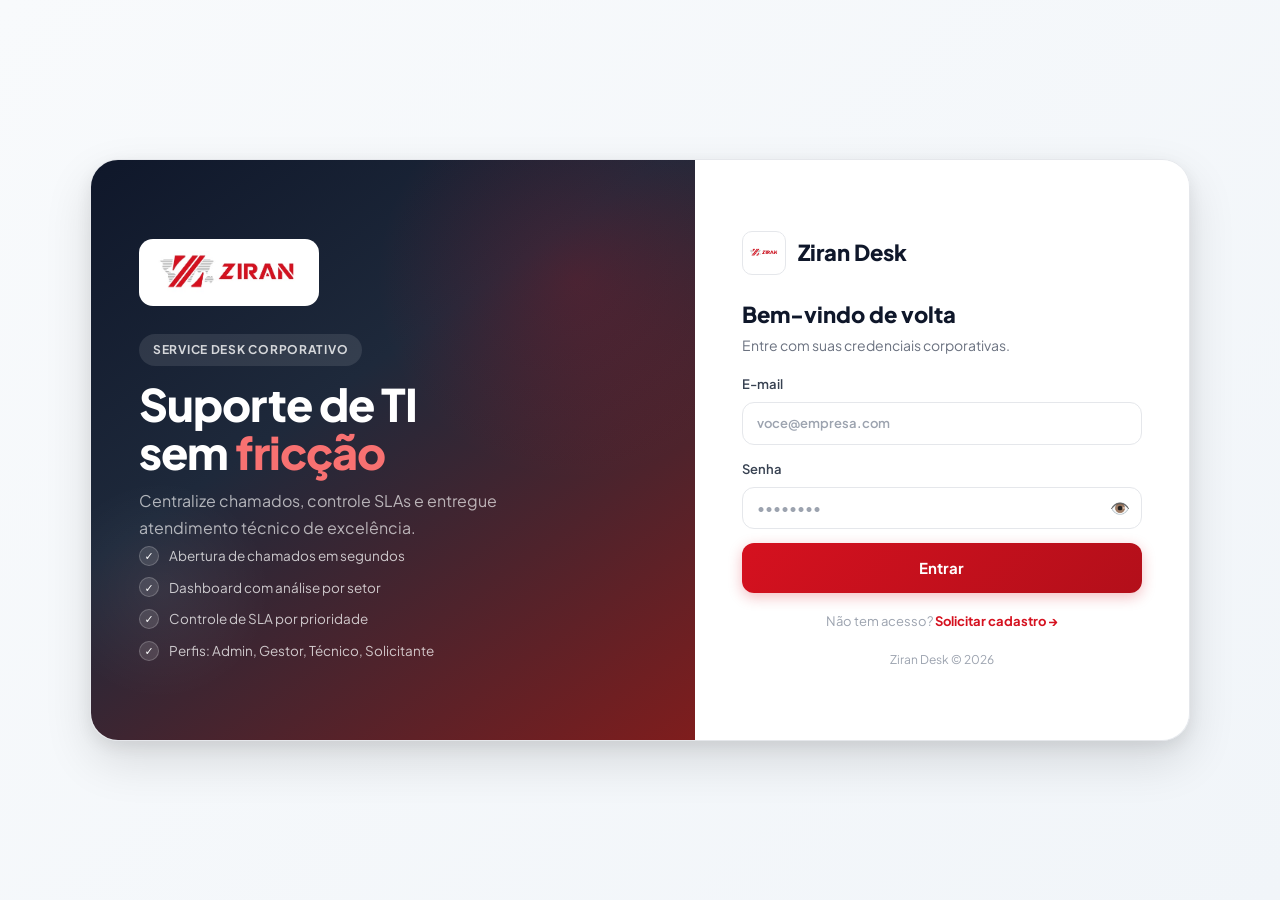
<file: index.html>
<!DOCTYPE html><html lang="pt-BR"><head><meta charset="UTF-8"/><meta http-equiv="refresh" content="0;url=/login.html"/><title>Ziran Desk</title></head><body><script>location.replace('/login.html');</script></body></html>
</file>
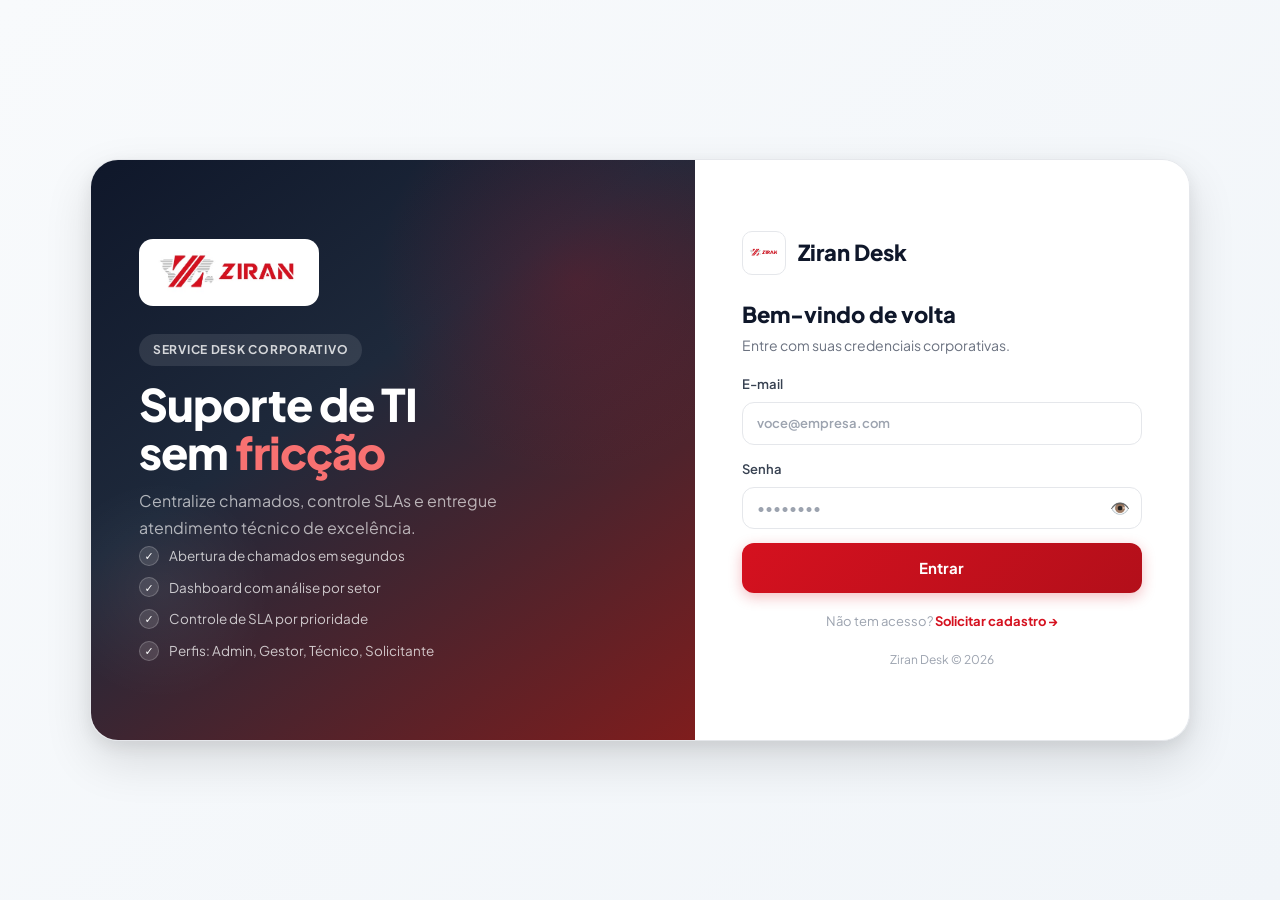
<file: admin.html>
<!DOCTYPE html>
<html lang="pt-BR">
<head>
  <meta charset="UTF-8"/><meta name="viewport" content="width=device-width,initial-scale=1.0"/>
  <title>Administração · Ziran Desk</title>
  <link rel="stylesheet" href="css/styles.css?v=3"/>
</head>
<body>
<button class="hamburger" id="menuBtn">☰</button>
<div class="sidebar-overlay" id="sidebarOverlay"></div>

<div class="app-layout">
  <aside class="sidebar" id="sidebar">
    <div class="sidebar-brand">
      <img src="assets/ziran-logo.jpg" alt="Ziran Desk"/>
      <div><div class="sidebar-brand-name">Ziran Desk</div><div class="sidebar-brand-sub">Service desk corporativo</div></div>
    </div>
    <span class="nav-label">Principal</span>
    <a href="dashboard.html" class="nav-link"><span class="nav-icon">📊</span> Dashboard</a>
    <a href="tickets.html"   class="nav-link"><span class="nav-icon">🎫</span> Chamados</a>
    <span class="nav-label">Administração</span>
    <a href="admin.html" class="nav-link active"><span class="nav-icon">⚙️</span> Configurações</a>
    <div class="sidebar-footer">
      <div class="user-pill">
        <div class="user-avatar">?</div>
        <div><div class="user-pill-name" id="welcomeUser">—</div><div class="user-pill-role" id="welcomeMeta">—</div></div>
      </div>
      <button class="logout-btn" id="logoutBtn">↪ Sair da conta</button>
    </div>
  </aside>

  <main class="main-content">
    <div class="page-header fade-up">
      <div><h1>Administração</h1><p>Usuários, categorias e aprovação de cadastros.</p></div>
    </div>

    <!-- Tabs -->
    <div class="tabs fade-up fade-up-1">
      <div class="tab active" data-tab="usuarios">👥 Usuários</div>
      <div class="tab" data-tab="categorias">🏷️ Categorias</div>
      <div class="tab" data-tab="registros" id="tabRegistros">🔔 Cadastros</div>
    </div>

    <!-- Usuários -->
    <div id="tab-usuarios" class="fade-up fade-up-2">
      <div class="grid-two">
        <div class="card">
          <div class="section-row"><h3 id="userFormTitle">Novo usuário</h3></div>
          <form id="userForm" class="form-stack" novalidate>
            <input type="hidden" id="userId"/>
            <div class="form-row">
              <label>Nome <input id="uNome" name="nome" placeholder="Nome completo" required/></label>
              <label>E-mail <input id="uEmail" name="email" type="email" placeholder="email@empresa.com" required/></label>
            </div>
            <div class="form-row">
              <label>Setor <input id="uSetor" name="setor" placeholder="Ex: TI, Financeiro..."/></label>
              <label>Perfil
                <select id="uPerfil" name="perfil">
                  <option value="solicitante">👤 Solicitante</option>
                  <option value="tecnico">🔧 Técnico</option>
                  <option value="gestor">👁️ Gestor</option>
                  <option value="admin">🛡️ Admin</option>
                </select>
              </label>
            </div>
            <div class="form-row">
              <label>Status
                <select id="uStatus" name="status">
                  <option value="ativo">✅ Ativo</option>
                  <option value="inativo">🚫 Inativo</option>
                </select>
              </label>
              <label>Senha <input id="uSenha" name="senha" type="password" placeholder="Mín. 6 caracteres"/></label>
            </div>
            <p style="font-size:12px;color:var(--muted);">Deixe a senha em branco ao editar para mantê-la.</p>
            <div style="display:flex;gap:10px;">
              <button type="submit" class="btn primary" id="userSubmit">Salvar usuário</button>
              <button type="button" class="btn ghost"   id="userReset"  style="display:none;">Cancelar edição</button>
            </div>
            <p id="userError" class="error-text"></p>
          </form>
        </div>

        <div class="card">
          <div class="section-row">
            <div><h3>Usuários cadastrados</h3></div>
            <button class="btn secondary sm" onclick="loadUsers()">↻</button>
          </div>
          <div class="table-wrap">
            <table>
              <thead><tr><th>Usuário</th><th>Setor</th><th>Perfil</th><th>Status</th><th></th></tr></thead>
              <tbody id="usersBody"><tr><td colspan="5" style="text-align:center;padding:32px;color:var(--muted);">Carregando...</td></tr></tbody>
            </table>
          </div>
        </div>
      </div>
    </div>

    <!-- Categorias -->
    <div id="tab-categorias" style="display:none;" class="fade-up">
      <div class="grid-two">
        <div class="card">
          <div class="section-row"><h3>Nova categoria</h3></div>
          <form id="categoryForm" class="form-stack" novalidate>
            <input type="hidden" id="catId"/>
            <label>Nome <input id="catNome" name="nome_categoria" placeholder="Ex: Hardware, Software..." required/></label>
            <label>Status
              <select id="catAtivo">
                <option value="true">✅ Ativo</option>
                <option value="false">🚫 Inativo</option>
              </select>
            </label>
            <div style="display:flex;gap:10px;">
              <button type="submit" class="btn primary" id="catSubmit">Salvar</button>
              <button type="button" class="btn ghost"   id="catReset" style="display:none;">Cancelar</button>
            </div>
            <p id="catError" class="error-text"></p>
          </form>
        </div>
        <div class="card">
          <div class="section-row">
            <div><h3>Categorias cadastradas</h3></div>
            <button class="btn secondary sm" onclick="loadCategories()">↻</button>
          </div>
          <div id="categoriesList" class="simple-list"></div>
        </div>
      </div>
    </div>

    <!-- Cadastros Pendentes -->
    <div id="tab-registros" style="display:none;" class="fade-up">
      <div class="page-header" style="margin-bottom:20px;">
        <div>
          <h1>🔔 Cadastros Pendentes</h1>
          <p>Aprove ou rejeite solicitações de acesso ao sistema.</p>
        </div>
        <button class="btn secondary sm" onclick="loadRegistrations()">↻ Atualizar</button>
      </div>
      <div class="card" style="padding:0;overflow:hidden;">
        <table class="table">
          <thead>
            <tr><th>Nome</th><th>E-mail</th><th>Setor</th><th>Solicitado em</th><th>Status</th><th>Ações</th></tr>
          </thead>
          <tbody id="registrationsBody">
            <tr><td colspan="6" style="text-align:center;padding:32px;color:var(--muted);">Carregando...</td></tr>
          </tbody>
        </table>
      </div>
    </div>

  </main>
</div>

<script src="js/config.js?v=3"></script>
<script src="js/api.js?v=3"></script>
<script src="js/auth.js?v=3"></script>
<script src="js/admin.js?v=3"></script>
</body>
</html>
</file>
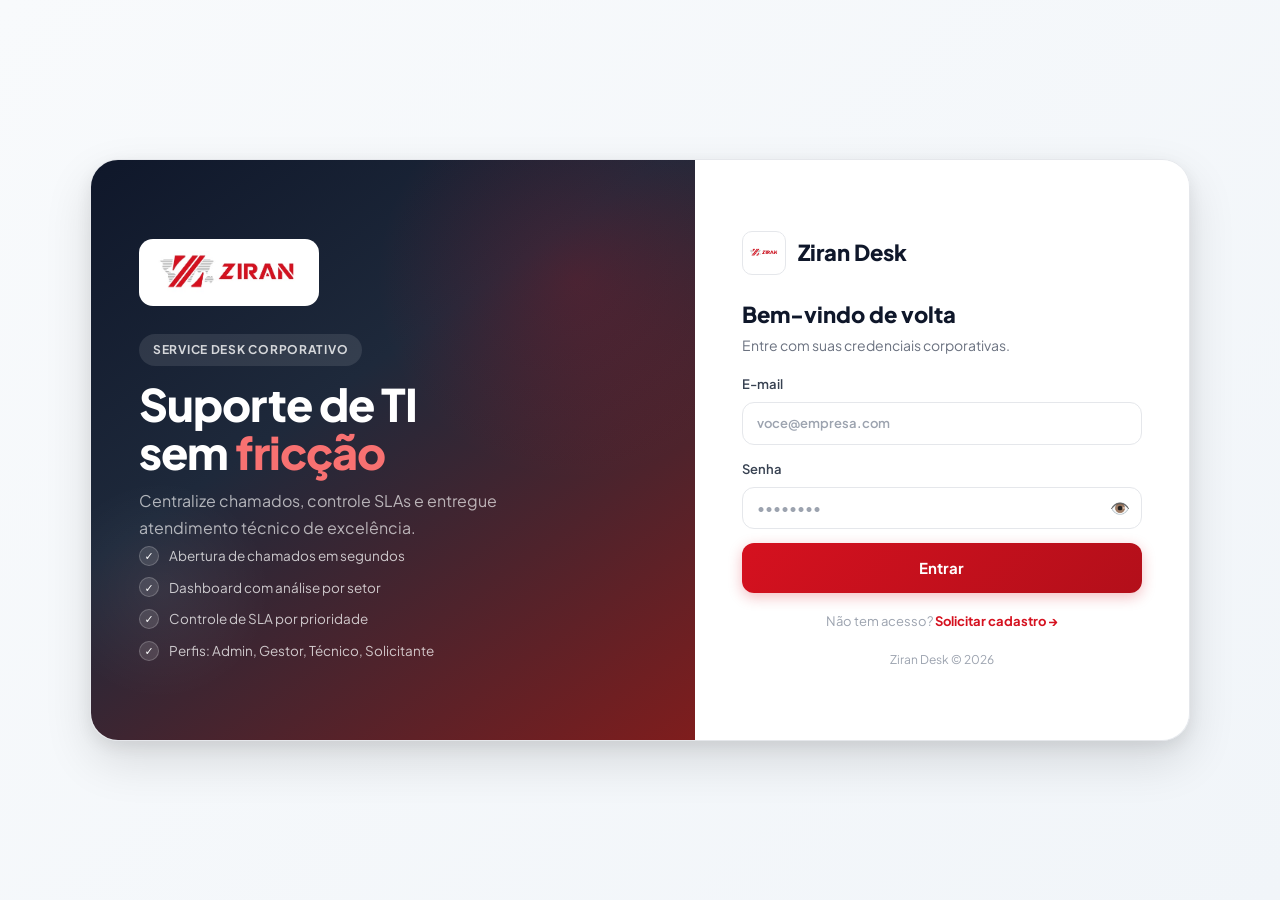
<file: dashboard.html>
<!DOCTYPE html>
<html lang="pt-BR">
<head>
  <meta charset="UTF-8"/><meta name="viewport" content="width=device-width,initial-scale=1.0"/>
  <title>Dashboard · Ziran Desk</title>
  <link rel="stylesheet" href="css/styles.css?v=3"/>
</head>
<body>
<button class="hamburger" id="menuBtn">☰</button>
<div class="sidebar-overlay" id="sidebarOverlay"></div>

<div class="app-layout">
  <aside class="sidebar" id="sidebar">
    <div class="sidebar-brand">
      <img src="assets/ziran-logo.jpg" alt="Ziran Desk"/>
      <div><div class="sidebar-brand-name">Ziran Desk</div><div class="sidebar-brand-sub">Service desk corporativo</div></div>
    </div>
    <span class="nav-label">Principal</span>
    <a href="dashboard.html" class="nav-link active" data-staff-only><span class="nav-icon">📊</span> Dashboard</a>
    <a href="tickets.html"   class="nav-link"><span class="nav-icon">🎫</span> Chamados</a>
    <span class="nav-label" data-admin-only>Administração</span>
    <a href="admin.html" class="nav-link" data-admin-only><span class="nav-icon">⚙️</span> Configurações</a>
    <div class="sidebar-footer">
      <div class="user-pill">
        <div class="user-avatar">?</div>
        <div><div class="user-pill-name" id="welcomeUser">—</div><div class="user-pill-role" id="welcomeMeta">—</div></div>
      </div>
      <button class="logout-btn" id="logoutBtn">↪ Sair da conta</button>
    </div>
  </aside>

  <main class="main-content">

    <!-- Gestor notice -->
    <div class="readonly-notice gestor-notice" style="display:none;">
      👁️ Você está no perfil <strong>Gestor</strong> — visualização completa, sem edição.
    </div>

    <!-- Userbar -->
    <div class="userbar fade-up">
      <div class="userbar-left">
        <div class="userbar-name">Dashboard</div>
        <div class="userbar-meta" id="dashDate">—</div>
      </div>
      <div class="userbar-right">
        <button class="btn secondary sm" onclick="loadDashboard()">↻ Atualizar</button>
        <a href="tickets.html?new=1" class="btn primary sm">+ Novo Chamado</a>
      </div>
    </div>

    <!-- Stats -->
    <div class="stats-grid fade-up fade-up-1">
      <div class="stat-card" id="statTotal">   <div class="stat-card-bar stat-bar"></div><div class="label">Total de chamados</div>   <div class="stat-value">—</div></div>
      <div class="stat-card" id="statAbertos">  <div class="stat-card-bar stat-bar"></div><div class="label">Abertos</div>             <div class="stat-value">—</div></div>
      <div class="stat-card" id="statAtendimento"><div class="stat-card-bar stat-bar"></div><div class="label">Em atendimento</div>    <div class="stat-value">—</div></div>
      <div class="stat-card" id="statResolvidos"><div class="stat-card-bar stat-bar"></div><div class="label">Resolvidos este mês</div><div class="stat-value">—</div></div>
      <div class="stat-card" id="statAguardando"><div class="stat-card-bar stat-bar"></div><div class="label">Aguardando usuário</div> <div class="stat-value">—</div></div>
      <div class="stat-card" id="statTempo">    <div class="stat-card-bar stat-bar"></div><div class="label">Tempo médio resolução</div><div class="stat-value">—</div></div>
    </div>

    <!-- Sector Analysis — DESTAQUE -->
    <div class="card fade-up fade-up-2" style="border-left:4px solid var(--red);">
      <div class="section-row">
        <div>
          <h3>🏢 Análise por Setor</h3>
          <p>Setores com maior volume de problemas — identifique onde focar atenção</p>
        </div>
      </div>
      <div id="chartSetores" class="setor-bar-wrap">
        <div class="skel" style="height:32px;border-radius:8px;"></div>
        <div class="skel" style="height:32px;border-radius:8px;"></div>
        <div class="skel" style="height:32px;border-radius:8px;"></div>
      </div>
    </div>

    <!-- Charts row -->
    <div class="grid-two fade-up fade-up-3">
      <div class="card">
        <div class="section-row"><div><h3>Por Categoria</h3><p>Distribuição de chamados</p></div></div>
        <div id="chartCategorias" class="setor-bar-wrap"></div>
      </div>
      <div class="card">
        <div class="section-row"><div><h3>Por Prioridade</h3><p>Proporção de urgência</p></div></div>
        <div id="chartPrioridades" class="setor-bar-wrap"></div>
      </div>
    </div>

    <!-- Trend + Technician -->
    <div class="grid-two fade-up fade-up-4">
      <div class="card">
        <div class="section-row"><div><h3>Tendência Mensal</h3><p>Últimos 6 meses</p></div></div>
        <div id="chartTendencia"></div>
      </div>
      <div class="card">
        <div class="section-row"><div><h3>Por Técnico</h3><p>Chamados em atendimento</p></div></div>
        <div id="chartTecnicos" class="setor-bar-wrap"></div>
      </div>
    </div>

    <!-- Status + Recent -->
    <div class="grid-two fade-up">
      <div class="card">
        <div class="section-row"><h3>Por Status</h3></div>
        <div id="statusSummary" class="simple-list"></div>
      </div>
      <div class="card">
        <div class="section-row"><h3>Chamados Recentes</h3><a href="tickets.html" class="btn secondary sm">Ver todos →</a></div>
        <div class="table-wrap">
          <table>
            <thead><tr><th>Protocolo</th><th>Título</th><th>Status</th><th>Prioridade</th><th>Setor</th><th>Abertura</th></tr></thead>
            <tbody id="recentBody"><tr><td colspan="6" style="text-align:center;padding:24px;color:var(--muted);">Carregando...</td></tr></tbody>
          </table>
        </div>
      </div>
    </div>
  </main>
</div>
<script src="js/config.js?v=3"></script><script src="js/api.js?v=3"></script><script src="js/auth.js?v=3"></script><script src="js/dashboard.js?v=3"></script>
</body>
</html>
</file>
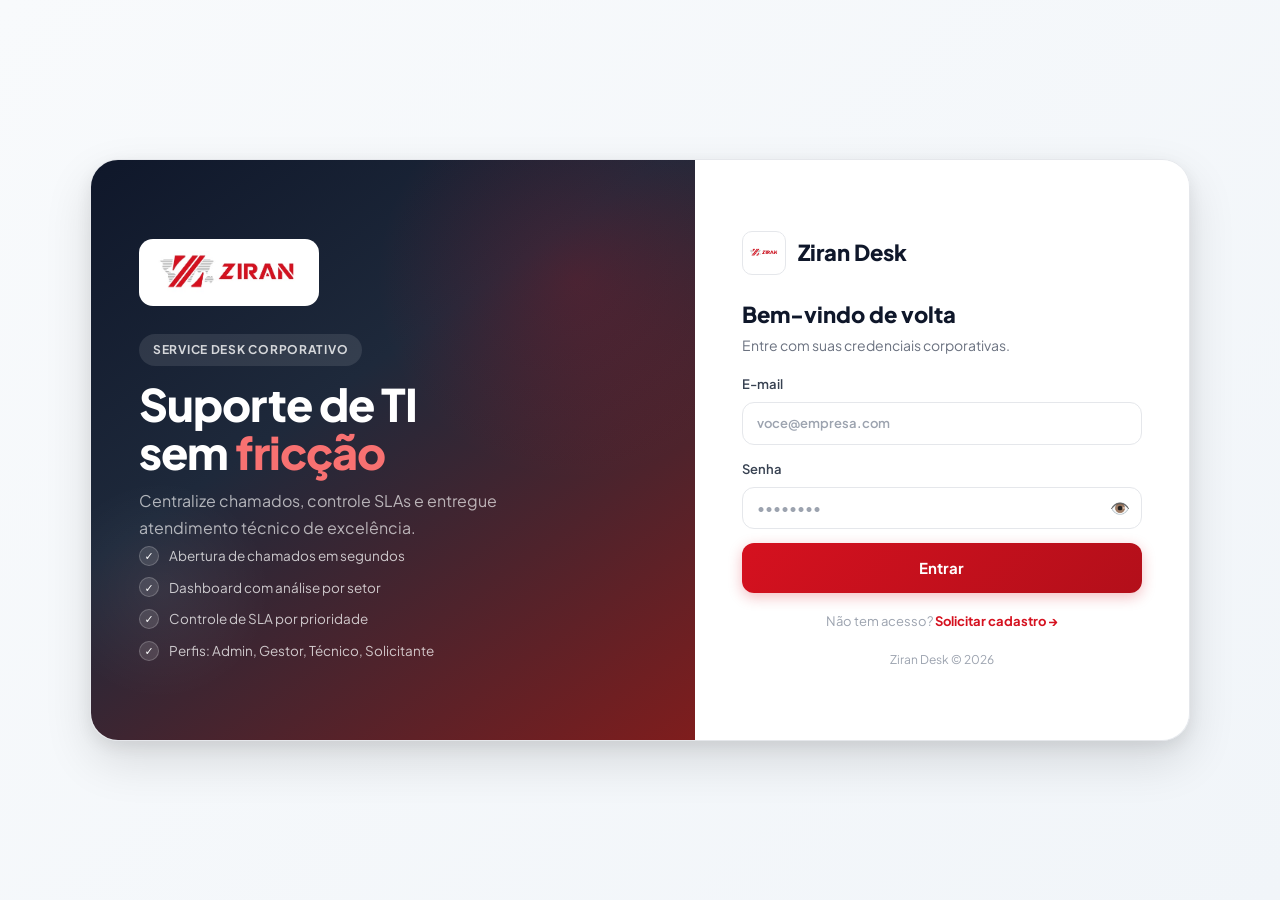
<file: login.html>
<!DOCTYPE html>
<html lang="pt-BR">
<head>
  <meta charset="UTF-8"/>
  <meta name="viewport" content="width=device-width,initial-scale=1.0"/>
  <title>Ziran Desk · Login</title>
  <link rel="stylesheet" href="css/styles.css"/>
</head>
<body class="auth-body">
<div class="auth-shell">
  <section class="auth-brand">
    <img src="assets/ziran-logo.jpg" alt="Ziran" class="auth-brand-logo"/>
    <div class="auth-brand-content">
      <span class="auth-brand-eyebrow">Service Desk Corporativo</span>
      <h1 class="auth-brand-title">Suporte de TI<br/>sem <span>fricção</span></h1>
      <p class="auth-brand-sub">Centralize chamados, controle SLAs e entregue atendimento técnico de excelência.</p>
      <div class="auth-brand-feats">
        <div class="auth-feat">Abertura de chamados em segundos</div>
        <div class="auth-feat">Dashboard com análise por setor</div>
        <div class="auth-feat">Controle de SLA por prioridade</div>
        <div class="auth-feat">Perfis: Admin, Gestor, Técnico, Solicitante</div>
      </div>
    </div>
  </section>
  <section class="auth-panel">
    <div class="auth-card">
      <div class="auth-card-logo">
        <img src="assets/ziran-logo.jpg" alt="Ziran"/>
        <span>Ziran Desk</span>
      </div>
      <div><h2>Bem-vindo de volta</h2><p>Entre com suas credenciais corporativas.</p></div>
      <div id="loginError" style="display:none;padding:12px 16px;background:#fff1f2;border:1px solid #fecdd3;border-radius:10px;color:#b91c1c;font-size:14px;font-weight:600;"></div>
      <div class="form-stack">
        <label>E-mail
          <input id="loginEmail" type="email" placeholder="voce@empresa.com" autocomplete="username"/>
        </label>
        <label>Senha
          <div style="position:relative;">
            <input id="loginPassword" type="password" placeholder="••••••••" autocomplete="current-password" style="padding-right:44px;"/>
            <button type="button" id="togglePwd" style="position:absolute;right:12px;top:50%;transform:translateY(-50%);background:none;border:none;cursor:pointer;font-size:16px;color:#9ca3af;">👁️</button>
          </div>
        </label>
        <button type="button" id="loginBtn" class="btn primary" style="width:100%;padding:13px;font-size:15px;">Entrar</button>
      </div>
      <p style="text-align:center;font-size:13px;color:#9ca3af;">
        Não tem acesso? <a href="register.html" style="color:#d5111f;font-weight:700;">Solicitar cadastro →</a>
      </p>
      <p style="text-align:center;font-size:12px;color:#9ca3af;">Ziran Desk © <span id="yr"></span></p>
    </div>
  </section>
</div>

<script>
  document.getElementById('yr').textContent = new Date().getFullYear();

  // Toggle password visibility
  document.getElementById('togglePwd').addEventListener('click', function() {
    const i = document.getElementById('loginPassword');
    i.type = i.type === 'password' ? 'text' : 'password';
    this.textContent = i.type === 'password' ? '👁️' : '🙈';
  });

  // Allow pressing Enter
  document.getElementById('loginPassword').addEventListener('keydown', function(e) {
    if (e.key === 'Enter') doLogin();
  });
  document.getElementById('loginEmail').addEventListener('keydown', function(e) {
    if (e.key === 'Enter') doLogin();
  });

  document.getElementById('loginBtn').addEventListener('click', doLogin);

  async function doLogin() {
    const email    = document.getElementById('loginEmail').value.trim();
    const password = document.getElementById('loginPassword').value.trim();
    const errEl    = document.getElementById('loginError');
    const btn      = document.getElementById('loginBtn');

    errEl.style.display = 'none';

    if (!email || !password) {
      showError('Preencha e-mail e senha.');
      return;
    }

    btn.disabled    = true;
    btn.textContent = '⏳ Entrando...';

    try {
      const resp = await fetch('/api', {
        method:  'POST',
        headers: { 'Content-Type': 'application/json' },
        body: JSON.stringify({ action: 'auth.login', email, senha: password }),
      });

      const data = await resp.json();

      if (!data.ok) {
        showError(data.error || 'Credenciais inválidas.');
        return;
      }

      // Save session
      localStorage.setItem('zd_v3_session', JSON.stringify({
        user:  data.user,
        token: data.token,
      }));

      // Redirect by role
      const perfil = data.user?.perfil || 'solicitante';
      if (perfil === 'solicitante') {
        location.href = '/tickets.html';
      } else {
        location.href = '/dashboard.html';
      }

    } catch(e) {
      showError('Erro de conexão. Tente novamente.');
    } finally {
      btn.disabled    = false;
      btn.textContent = 'Entrar';
    }
  }

  function showError(msg) {
    const el = document.getElementById('loginError');
    el.textContent    = msg;
    el.style.display  = 'block';
  }

  // If already logged in, redirect
  try {
    const s = JSON.parse(localStorage.getItem('zd_v3_session') || 'null');
    if (s?.user?.id && s?.token) {
      location.replace(s.user.perfil === 'solicitante' ? '/tickets.html' : '/dashboard.html');
    }
  } catch(e) {}
</script>
</body>
</html>
</file>
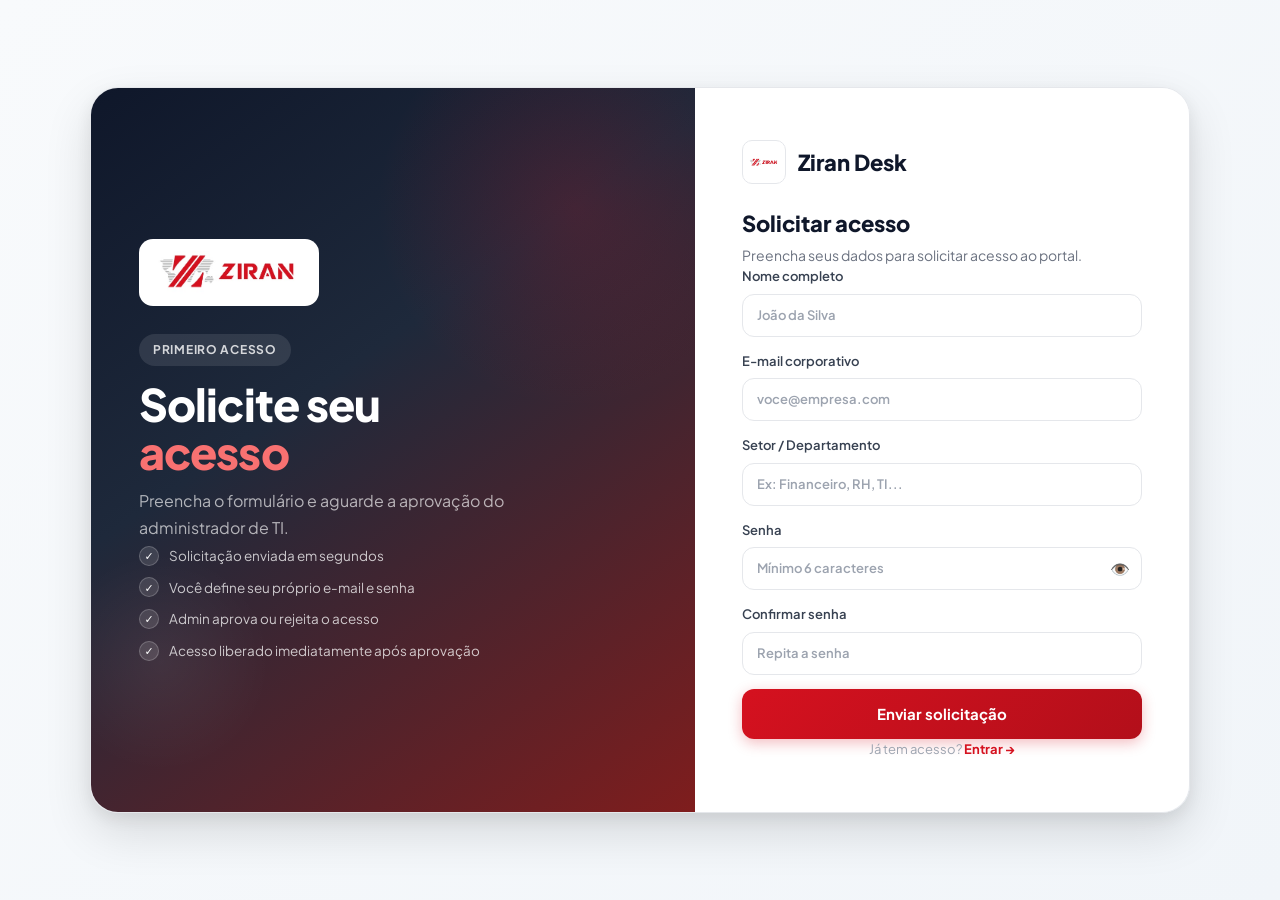
<file: register.html>
<!DOCTYPE html>
<html lang="pt-BR">
<head>
  <meta charset="UTF-8"/><meta name="viewport" content="width=device-width,initial-scale=1.0"/>
  <title>Solicitar Acesso · Ziran Desk</title>
  <link rel="stylesheet" href="css/styles.css"/>
</head>
<body class="auth-body">
<div class="auth-shell">
  <section class="auth-brand">
    <img src="assets/ziran-logo.jpg" alt="Ziran" class="auth-brand-logo"/>
    <div class="auth-brand-content">
      <span class="auth-brand-eyebrow">Primeiro acesso</span>
      <h1 class="auth-brand-title">Solicite seu<br/><span>acesso</span></h1>
      <p class="auth-brand-sub">Preencha o formulário e aguarde a aprovação do administrador de TI.</p>
      <div class="auth-brand-feats">
        <div class="auth-feat">Solicitação enviada em segundos</div>
        <div class="auth-feat">Você define seu próprio e-mail e senha</div>
        <div class="auth-feat">Admin aprova ou rejeita o acesso</div>
        <div class="auth-feat">Acesso liberado imediatamente após aprovação</div>
      </div>
    </div>
  </section>
  <section class="auth-panel">
    <div class="auth-card">
      <div class="auth-card-logo">
        <img src="assets/ziran-logo.jpg" alt="Ziran"/>
        <span>Ziran Desk</span>
      </div>

      <!-- Success -->
      <div id="successState" style="display:none;text-align:center;padding:20px 0;">
        <div style="font-size:48px;margin-bottom:16px;">✅</div>
        <h2 style="margin-bottom:8px;">Solicitação enviada!</h2>
        <p style="color:var(--muted);margin-bottom:24px;">O administrador irá liberar seu acesso em breve.</p>
        <a href="login.html" class="btn primary" style="width:100%;justify-content:center;">Voltar para o login</a>
      </div>

      <!-- Form -->
      <div id="formState">
        <div><h2>Solicitar acesso</h2><p>Preencha seus dados para solicitar acesso ao portal.</p></div>
        <div id="registerError" class="error-text" style="padding:10px 14px;background:#fff1f2;border:1px solid #fecdd3;border-radius:10px;display:none;"></div>
        <form id="registerForm" class="form-stack" novalidate>
          <label>Nome completo<input name="nome" type="text" placeholder="João da Silva" required/></label>
          <label>E-mail corporativo<input name="email" type="email" placeholder="voce@empresa.com" required/></label>
          <label>Setor / Departamento<input name="setor" type="text" placeholder="Ex: Financeiro, RH, TI..." required/></label>
          <label>Senha
            <div style="position:relative;">
              <input name="password" id="pwdInput" type="password" placeholder="Mínimo 6 caracteres" required style="padding-right:44px;"/>
              <button type="button" id="togglePwd" style="position:absolute;right:12px;top:50%;transform:translateY(-50%);background:none;border:none;cursor:pointer;font-size:16px;color:var(--muted);">👁️</button>
            </div>
          </label>
          <label>Confirmar senha<input name="password2" id="pwd2Input" type="password" placeholder="Repita a senha" required/></label>
          <button type="submit" class="btn primary" style="width:100%;padding:13px;font-size:15px;">Enviar solicitação</button>
        </form>
        <p style="text-align:center;font-size:13px;color:var(--muted-2);">Já tem acesso? <a href="login.html" style="color:var(--red);font-weight:700;">Entrar →</a></p>
      </div>
    </div>
  </section>
</div>
<script src="js/config.js"></script><script src="js/api.js"></script><script src="js/auth.js"></script>
<script>
  document.getElementById('togglePwd').addEventListener('click',function(){const i=document.getElementById('pwdInput');i.type=i.type==='password'?'text':'password';this.textContent=i.type==='password'?'👁️':'🙈';});
  new MutationObserver(()=>{const e=document.getElementById('registerError');if(e)e.style.display=e.textContent.trim()?'block':'none';}).observe(document.getElementById('registerError'),{childList:true,characterData:true,subtree:true});
</script>
</body>
</html>
</file>
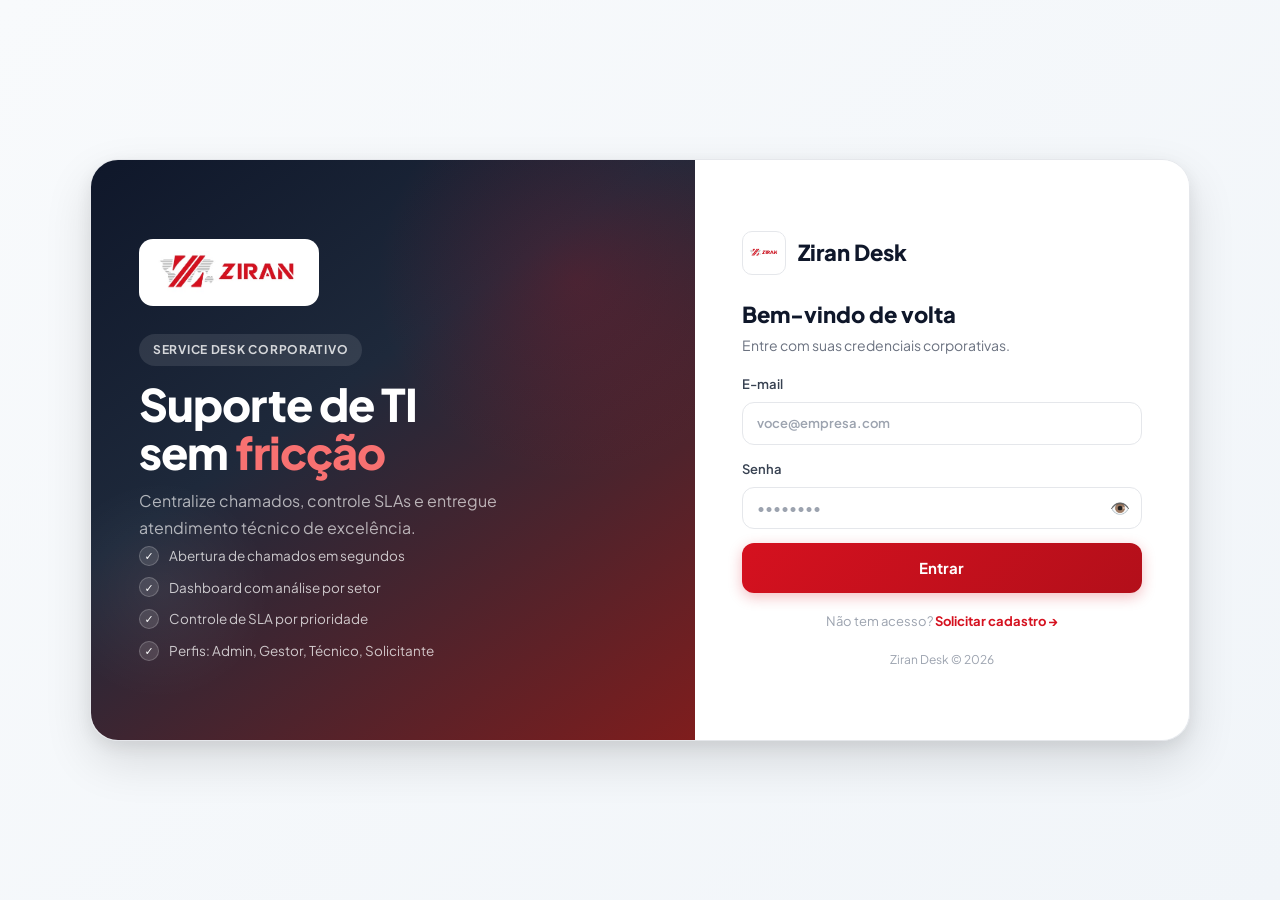
<file: ticket-detail.html>
<!DOCTYPE html>
<html lang="pt-BR">
<head>
  <meta charset="UTF-8"/><meta name="viewport" content="width=device-width,initial-scale=1.0"/>
  <title>Chamado · Ziran Desk</title>
  <link rel="stylesheet" href="css/styles.css?v=3"/>
</head>
<body>
<button class="hamburger" id="menuBtn">☰</button>
<div class="sidebar-overlay" id="sidebarOverlay"></div>

<div class="app-layout">
  <aside class="sidebar" id="sidebar">
    <div class="sidebar-brand">
      <img src="assets/ziran-logo.jpg" alt="Ziran Desk"/>
      <div><div class="sidebar-brand-name">Ziran Desk</div><div class="sidebar-brand-sub">Service desk corporativo</div></div>
    </div>
    <span class="nav-label">Principal</span>
    <a href="dashboard.html" class="nav-link" data-staff-only><span class="nav-icon">📊</span> Dashboard</a>
    <a href="tickets.html"   class="nav-link active"><span class="nav-icon">🎫</span> Chamados</a>
    <span class="nav-label" data-admin-only>Administração</span>
    <a href="admin.html" class="nav-link" data-admin-only><span class="nav-icon">⚙️</span> Configurações</a>
    <div class="sidebar-footer">
      <div class="user-pill">
        <div class="user-avatar">?</div>
        <div><div class="user-pill-name" id="welcomeUser">—</div><div class="user-pill-role" id="welcomeMeta">—</div></div>
      </div>
      <button class="logout-btn" id="logoutBtn">↪ Sair da conta</button>
    </div>
  </aside>

  <main class="main-content">
    <div class="readonly-notice gestor-notice" style="display:none;">
      👁️ Perfil Gestor — visualização completa. Você pode comentar, mas não alterar status.
    </div>

    <!-- Header -->
    <div class="page-header fade-up">
      <div>
        <div style="display:flex;align-items:center;gap:10px;margin-bottom:8px;flex-wrap:wrap;">
          <a href="tickets.html" style="font-size:13px;color:var(--muted);font-weight:600;">← Chamados</a>
          <span style="color:var(--muted-2);">/</span>
          <span class="proto" id="breadProtocolo">—</span>
          <span id="hdrStatus"></span>
          <span id="hdrPrioridade"></span>
        </div>
        <h1 id="hdrTitulo" style="font-size:22px;">Carregando...</h1>
      </div>
      <div class="page-header-actions" data-editor-only>
        <button class="btn ghost sm" id="btnStatus">🔄 Alterar status</button>
        <button class="btn secondary sm" id="btnAssign">👤 Atribuir</button>
        <button class="btn primary sm"   id="btnResolve">✅ Resolver</button>
      </div>
    </div>

    <!-- Loading -->
    <div id="loadingState" class="grid-detail">
      <div class="card"><div class="skel" style="height:16px;width:40%;margin-bottom:16px;"></div><div class="skel" style="height:12px;margin-bottom:10px;"></div><div class="skel" style="height:12px;width:80%;"></div></div>
      <div class="card"><div class="skel" style="height:80px;margin-bottom:12px;"></div><div class="skel" style="height:80px;"></div></div>
    </div>

    <!-- Detail content -->
    <div id="detailContent" class="grid-detail" style="display:none;">

      <!-- Left: Meta + Actions -->
      <div style="display:flex;flex-direction:column;gap:16px;">
        <div class="card fade-up">
          <div class="section-row" style="margin-bottom:0;"><h3>Informações</h3></div>
          <hr class="divider"/>
          <div class="detail-list" id="metaList"></div>
        </div>

        <div class="card fade-up fade-up-1" id="attachCard" style="display:none;">
          <div class="section-row"><h3>📎 Anexos</h3></div>
          <div id="attachList" style="display:flex;flex-wrap:wrap;gap:8px;"></div>
        </div>

        <div class="card fade-up fade-up-2" data-editor-only>
          <div class="section-row"><h3>⚡ Ações</h3></div>
          <div style="display:flex;flex-direction:column;gap:8px;">
            <button class="btn secondary sm" id="btnStatus2">🔄 Alterar status</button>
            <button class="btn secondary sm" id="btnAssign2">👤 Atribuir técnico</button>
            <button class="btn primary sm"   id="btnResolve2">✅ Marcar como resolvido</button>
          </div>
        </div>
      </div>

      <!-- Right: Description + Timeline + Reply -->
      <div style="display:flex;flex-direction:column;gap:16px;">
        <div class="card fade-up">
          <div class="section-row"><h3>📋 Descrição</h3><span style="font-size:12px;color:var(--muted);" id="openedAt">—</span></div>
          <p id="ticketDesc" style="font-size:14px;color:var(--text-2);line-height:1.7;white-space:pre-wrap;">—</p>
        </div>

        <div class="card fade-up fade-up-1">
          <div class="section-row">
            <div><h3>💬 Histórico</h3></div>
            <span style="font-size:12px;color:var(--muted);" id="intCount">0 interações</span>
          </div>
          <div class="timeline" id="timeline"></div>
        </div>

        <div class="card fade-up fade-up-2" id="replyCard">
          <div class="section-row">
            <h3>✍️ Responder</h3>
            <div data-editor-only style="display:flex;gap:6px;">
              <button class="btn xs" id="visPublic"   style="background:#dbeafe;color:#1e40af;border-color:#bfdbfe;">Público</button>
              <button class="btn xs ghost" id="visInternal">Interno</button>
            </div>
          </div>
          <form id="replyForm" novalidate>
            <textarea id="replyMsg" rows="4" placeholder="Digite sua resposta..." required style="margin-bottom:12px;"></textarea>
            <div style="display:flex;align-items:center;justify-content:space-between;gap:12px;flex-wrap:wrap;">
              <div style="display:flex;align-items:center;gap:10px;">
                <label class="btn ghost sm" style="cursor:pointer;margin-bottom:0;">📎 Anexar<input type="file" id="replyFile" style="display:none;"/></label>
                <span id="replyFileName" style="font-size:12px;color:var(--muted);"></span>
              </div>
              <button type="submit" class="btn primary" id="btnSendReply">Enviar</button>
            </div>
            <p id="replyError" class="error-text" style="margin-top:8px;"></p>
          </form>
        </div>
      </div>
    </div>
  </main>
</div>

<!-- Status Modal -->
<div class="modal" id="statusModal">
  <div class="modal-card" style="max-width:440px;">
    <div class="modal-header"><h3>🔄 Alterar Status</h3><button class="modal-close" onclick="document.getElementById('statusModal').classList.remove('open')">×</button></div>
    <div class="form-stack">
      <label>Novo status<select id="statusSelect" class="form-control"></select></label>
      <label>Comentário (opcional)<textarea id="statusComment" class="form-control" rows="3" placeholder="Motivo da alteração..."></textarea></label>
    </div>
    <div class="modal-footer">
      <button class="btn ghost" onclick="document.getElementById('statusModal').classList.remove('open')">Cancelar</button>
      <button class="btn primary" id="saveStatusBtn">Salvar</button>
    </div>
  </div>
</div>

<!-- Assign Modal -->
<div class="modal" id="assignModal">
  <div class="modal-card" style="max-width:440px;">
    <div class="modal-header"><h3>👤 Atribuir Técnico</h3><button class="modal-close" onclick="document.getElementById('assignModal').classList.remove('open')">×</button></div>
    <label class="form-control" style="padding:0;border:none;">Técnico responsável
      <select id="assignSelect" class="form-control"><option value="">Sem atribuição</option></select>
    </label>
    <div class="modal-footer">
      <button class="btn ghost" onclick="document.getElementById('assignModal').classList.remove('open')">Cancelar</button>
      <button class="btn primary" id="saveAssignBtn">Atribuir</button>
    </div>
  </div>
</div>

<script src="js/config.js?v=3"></script><script src="js/api.js?v=3"></script><script src="js/auth.js?v=3"></script><script src="js/ticket-detail.js?v=3"></script>
</body>
</html>
</file>
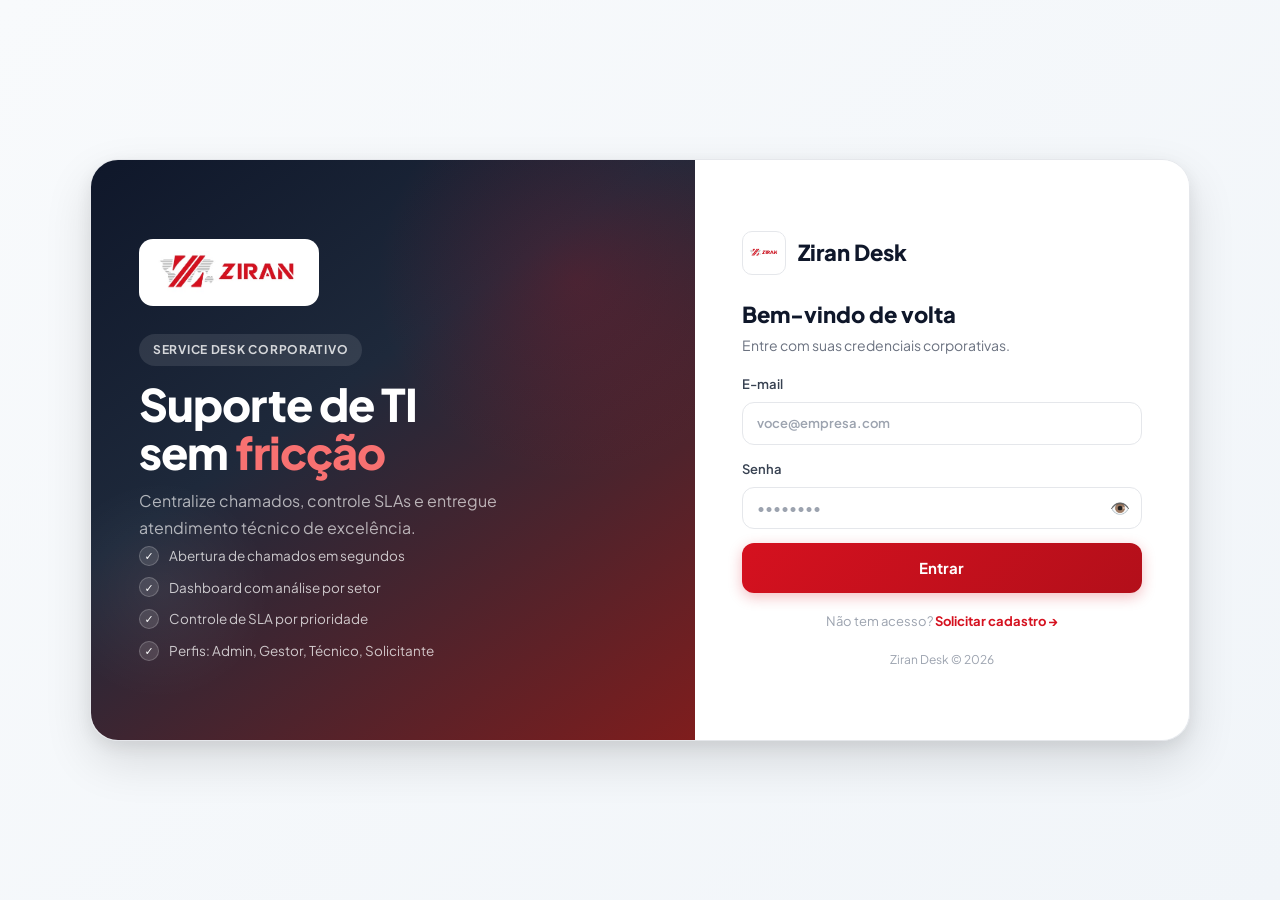
<file: tickets.html>
<!DOCTYPE html>
<html lang="pt-BR">
<head>
  <meta charset="UTF-8"/><meta name="viewport" content="width=device-width,initial-scale=1.0"/>
  <title>Chamados · Ziran Desk</title>
  <link rel="stylesheet" href="css/styles.css?v=3"/>
</head>
<body>
<button class="hamburger" id="menuBtn">☰</button>
<div class="sidebar-overlay" id="sidebarOverlay"></div>

<div class="app-layout">
  <aside class="sidebar" id="sidebar">
    <div class="sidebar-brand">
      <img src="assets/ziran-logo.jpg" alt="Ziran Desk"/>
      <div><div class="sidebar-brand-name">Ziran Desk</div><div class="sidebar-brand-sub">Service desk corporativo</div></div>
    </div>
    <span class="nav-label">Principal</span>
    <a href="dashboard.html" class="nav-link" data-staff-only><span class="nav-icon">📊</span> Dashboard</a>
    <a href="tickets.html"   class="nav-link active"><span class="nav-icon">🎫</span> Chamados</a>
    <span class="nav-label" data-admin-only>Administração</span>
    <a href="admin.html" class="nav-link" data-admin-only><span class="nav-icon">⚙️</span> Configurações</a>
    <div class="sidebar-footer">
      <div class="user-pill">
        <div class="user-avatar">?</div>
        <div><div class="user-pill-name" id="welcomeUser">—</div><div class="user-pill-role" id="welcomeMeta">—</div></div>
      </div>
      <button class="logout-btn" id="logoutBtn">↪ Sair da conta</button>
    </div>
  </aside>

  <main class="main-content">
    <div class="readonly-notice gestor-notice" style="display:none;">
      👁️ Você está no perfil <strong>Gestor</strong> — visualização completa. Para abrir chamados, use o botão abaixo.
    </div>

    <div class="page-header fade-up">
      <div>
        <h1 id="pgTitle">Chamados</h1>
        <p>Gerencie a fila de atendimento</p>
      </div>
      <div class="page-header-actions">
        <button class="btn secondary sm" onclick="loadTickets()">↻</button>
        <button class="btn primary" id="btnNewTicket">+ Novo Chamado</button>
      </div>
    </div>

    <!-- Overview -->
    <div class="overview-grid fade-up fade-up-1" id="overviewGrid"></div>

    <!-- Filters (staff only) -->
    <div id="filtersSection" class="filters-bar fade-up fade-up-2">
      <div class="filter-group">
        <span class="filter-label">Status</span>
        <select id="fStatus" class="form-control" style="min-width:160px;font-size:13px;padding:9px 12px;">
          <option value="">Todos os status</option>
        </select>
      </div>
      <div class="filter-group">
        <span class="filter-label">Prioridade</span>
        <select id="fPriority" class="form-control" style="min-width:130px;font-size:13px;padding:9px 12px;">
          <option value="">Todas</option>
          <option>Baixa</option><option>Média</option><option>Alta</option><option>Crítica</option>
        </select>
      </div>
      <div class="filter-group">
        <span class="filter-label">Setor</span>
        <input id="fSetor" type="text" class="form-control" placeholder="Ex: Financeiro" style="min-width:130px;font-size:13px;padding:9px 12px;"/>
      </div>
      <div class="filter-group grow">
        <span class="filter-label">Busca</span>
        <input id="fSearch" type="search" class="form-control" placeholder="Protocolo ou título..." style="font-size:13px;padding:9px 12px;"/>
      </div>
      <div class="filter-actions">
        <button class="btn primary sm" id="btnFilter">Filtrar</button>
        <button class="btn ghost sm"   onclick="clearFilters()">Limpar</button>
      </div>
    </div>

    <!-- Table -->
    <div class="card fade-up fade-up-3" style="padding:0;overflow:hidden;">
      <div class="table-wrap">
        <table>
          <thead>
            <tr>
              <th>Protocolo</th>
              <th>Título</th>
              <th>Status</th>
              <th>Prioridade</th>
              <th class="col-staff">Solicitante</th>
              <th class="col-staff">Setor</th>
              <th class="col-staff">Responsável</th>
              <th>Abertura</th>
              <th></th>
            </tr>
          </thead>
          <tbody id="ticketsBody">
            <tr><td colspan="9" style="text-align:center;padding:40px;color:var(--muted);">Carregando...</td></tr>
          </tbody>
        </table>
      </div>
    </div>
  </main>
</div>

<!-- New Ticket Modal -->
<div class="modal" id="ticketModal">
  <div class="modal-card">
    <div class="modal-header">
      <h3>✏️ Novo Chamado</h3>
      <button class="modal-close" id="btnCloseModal">×</button>
    </div>
    <form id="ticketForm" novalidate>
      <div class="form-grid">
        <label class="full">Título <input name="titulo" placeholder="Descreva o problema brevemente..." required/></label>
        <label>Categoria
          <select name="categoria" id="ticketCategoria" required>
            <option value="">Selecione...</option>
          </select>
        </label>
        <label>Subcategoria
          <select name="subcategoria" id="ticketSubcategoria">
            <option value="">Nenhuma (opcional)</option>
          </select>
        </label>
        <label>Prioridade
          <select name="prioridade">
            <option>Baixa</option><option selected>Média</option><option>Alta</option><option>Crítica</option>
          </select>
        </label>
        <label>Setor / Departamento
          <input name="setor" id="ticketSetor" type="text" placeholder="Seu setor"/>
        </label>
        <label class="full">Descrição detalhada
          <textarea name="descricao" rows="5" placeholder="Descreva o problema com detalhes..." required></textarea>
        </label>
        <label class="full">Anexo (opcional)
          <input type="file" id="ticketFile" accept=".png,.jpg,.jpeg,.pdf,.docx,.xlsx,.txt,.zip"/>
        </label>
        <div id="filePreview" class="full" style="display:none;padding:10px 14px;background:var(--surface-2);border:1px solid var(--border);border-radius:var(--r-md);font-size:13px;align-items:center;justify-content:space-between;gap:8px;">
          <span>📎 <span id="fileName"></span></span>
          <button type="button" id="btnClearFile" style="background:none;border:none;cursor:pointer;color:var(--red);font-size:16px;">×</button>
        </div>
      </div>
      <div class="modal-footer">
        <button type="button" class="btn ghost" id="btnCancelModal">Cancelar</button>
        <button type="submit" class="btn primary" id="btnSubmitTicket">Criar chamado</button>
      </div>
      <p id="ticketError" class="error-text" style="margin-top:8px;text-align:right;"></p>
    </form>
  </div>
</div>

<script src="js/config.js?v=3"></script><script src="js/api.js?v=3"></script><script src="js/auth.js?v=3"></script><script src="js/tickets.js?v=3"></script>
</body>
</html>
</file>
<file: css/styles.css>
/* ================================================================
   ZIRAN DESK — Design System v2
   Premium SaaS · Plus Jakarta Sans · Red brand
   ================================================================ */
@import url('https://fonts.googleapis.com/css2?family=Plus+Jakarta+Sans:ital,wght@0,300;0,400;0,500;0,600;0,700;0,800;1,400&display=swap');

/* ── Variables ──────────────────────────────────────────────────── */
:root {
  /* Brand */
  --red:       #d5111f;
  --red-2:     #b30f1a;
  --red-soft:  #fff1f2;
  --red-glow:  rgba(213,17,31,.15);

  /* Neutrals */
  --bg:        #f5f6f8;
  --surface:   #ffffff;
  --surface-2: #f9fafb;
  --surface-3: #f3f4f6;
  --border:    #e5e7eb;
  --border-2:  #d1d5db;

  /* Text */
  --text:      #0f172a;
  --text-2:    #374151;
  --muted:     #6b7280;
  --muted-2:   #9ca3af;

  /* Status */
  --green:     #16a34a;
  --blue:      #2563eb;
  --amber:     #d97706;
  --purple:    #7c3aed;
  --slate:     #475569;

  /* Shadows */
  --sh-xs: 0 1px 3px rgba(0,0,0,.06),0 1px 2px rgba(0,0,0,.04);
  --sh-sm: 0 4px 12px rgba(0,0,0,.07),0 1px 4px rgba(0,0,0,.04);
  --sh-md: 0 8px 24px rgba(0,0,0,.09),0 2px 8px rgba(0,0,0,.05);
  --sh-lg: 0 20px 48px rgba(0,0,0,.12),0 6px 16px rgba(0,0,0,.07);

  /* Radius */
  --r-sm: 8px;
  --r-md: 12px;
  --r-lg: 16px;
  --r-xl: 20px;
  --r-2xl:28px;

  /* Sidebar */
  --sidebar-w: 260px;
  --sidebar-bg: #111827;

  /* Transitions */
  --ease: cubic-bezier(.4,0,.2,1);
}

/* ── Reset ──────────────────────────────────────────────────────── */
*,*::before,*::after { box-sizing:border-box; margin:0; padding:0; }
html { font-size:16px; -webkit-text-size-adjust:100%; }
body { font-family:'Plus Jakarta Sans',system-ui,sans-serif; background:var(--bg); color:var(--text); line-height:1.6; -webkit-font-smoothing:antialiased; min-height:100vh; }
a { color:inherit; text-decoration:none; }
button,input,select,textarea { font:inherit; }
img { display:block; max-width:100%; }
ul { list-style:none; }
button { cursor:pointer; }

/* ── Scrollbar ──────────────────────────────────────────────────── */
::-webkit-scrollbar { width:5px; height:5px; }
::-webkit-scrollbar-track { background:transparent; }
::-webkit-scrollbar-thumb { background:#d1d5db; border-radius:99px; }
::-webkit-scrollbar-thumb:hover { background:#9ca3af; }

/* ── Skeleton ───────────────────────────────────────────────────── */
.skel {
  background:linear-gradient(90deg,#f0f0f0 25%,#fafafa 50%,#f0f0f0 75%);
  background-size:400% 100%;
  animation:shimmer 1.4s ease infinite;
}
@keyframes shimmer { 0%{background-position:100% 0} 100%{background-position:-100% 0} }

/* ── Spinner ────────────────────────────────────────────────────── */
.spinner {
  display:inline-block;
  width:16px; height:16px;
  border:2px solid rgba(255,255,255,.35);
  border-top-color:#fff;
  border-radius:50%;
  animation:spin .65s linear infinite;
}
.spinner.dark { border-color:rgba(17,24,39,.15); border-top-color:var(--text); }
@keyframes spin { to { transform:rotate(360deg); } }

/* ── Utilities ──────────────────────────────────────────────────── */
.hidden  { display:none !important; }
.sr-only { position:absolute;width:1px;height:1px;overflow:hidden;clip:rect(0,0,0,0); }

/* ── Inputs ─────────────────────────────────────────────────────── */
input,select,textarea {
  width:100%; padding:10px 14px;
  background:var(--surface); border:1.5px solid var(--border);
  border-radius:var(--r-md); color:var(--text); outline:none;
  transition:border-color .18s var(--ease),box-shadow .18s var(--ease);
}
input:focus,select:focus,textarea:focus {
  border-color:var(--red); box-shadow:0 0 0 3px var(--red-glow);
}
input::placeholder,textarea::placeholder { color:var(--muted-2); }
textarea { resize:vertical; min-height:110px; }
select   { cursor:pointer; }
label    { display:flex; flex-direction:column; gap:7px; font-size:13px; font-weight:600; color:var(--text-2); }

/* ── Buttons ────────────────────────────────────────────────────── */
.btn {
  display:inline-flex; align-items:center; justify-content:center; gap:7px;
  padding:10px 20px; border-radius:var(--r-md); border:none;
  font-size:14px; font-weight:700; font-family:inherit;
  cursor:pointer; white-space:nowrap;
  transition:transform .15s var(--ease),filter .15s var(--ease),box-shadow .15s var(--ease);
}
.btn:hover:not(:disabled) { transform:translateY(-1px); }
.btn:active:not(:disabled){ transform:translateY(0); }
.btn:disabled { opacity:.5; cursor:not-allowed; }

.btn.primary {
  background:linear-gradient(135deg,var(--red),var(--red-2));
  color:#fff; box-shadow:0 4px 14px rgba(213,17,31,.28);
}
.btn.primary:hover:not(:disabled) { filter:brightness(1.06); box-shadow:0 6px 20px rgba(213,17,31,.36); }

.btn.secondary {
  background:var(--surface); color:var(--text-2);
  border:1.5px solid var(--border); box-shadow:var(--sh-xs);
}
.btn.secondary:hover:not(:disabled) { border-color:var(--border-2); background:var(--surface-2); }

.btn.ghost { background:transparent; color:var(--muted); border:1.5px solid var(--border); }
.btn.ghost:hover:not(:disabled) { background:var(--surface-3); color:var(--text); }

.btn.danger { background:linear-gradient(135deg,#dc2626,#b91c1c); color:#fff; }

.btn.sm { padding:7px 14px; font-size:13px; }
.btn.xs { padding:5px 10px; font-size:12px; }
.btn.icon { padding:9px; }

/* ── Cards ──────────────────────────────────────────────────────── */
.card {
  background:var(--surface);
  border:1px solid var(--border);
  border-radius:var(--r-xl);
  box-shadow:var(--sh-sm);
  padding:24px;
}
.card-sm  { padding:16px; border-radius:var(--r-lg); }
.card-xs  { padding:12px; border-radius:var(--r-md); }

/* ── Badges ─────────────────────────────────────────────────────── */
.badge {
  display:inline-flex; align-items:center; gap:5px;
  padding:4px 10px; border-radius:99px;
  font-size:11.5px; font-weight:700; letter-spacing:.02em; white-space:nowrap;
}
.badge::before { content:''; width:6px; height:6px; border-radius:50%; background:currentColor; flex-shrink:0; }

.st-aberto      { background:#fee2e2; color:#b91c1c; }
.st-analise     { background:#fef3c7; color:#92400e; }
.st-atendimento { background:#dbeafe; color:#1e40af; }
.st-aguardando  { background:#ede9fe; color:#5b21b6; }
.st-resolvido   { background:#dcfce7; color:#14532d; }
.st-fechado     { background:#f3f4f6; color:#374151; }

.pri-critica { background:#fee2e2; color:#b91c1c; }
.pri-alta    { background:#ffedd5; color:#9a3412; }
.pri-media   { background:#dbeafe; color:#1e40af; }
.pri-baixa   { background:#dcfce7; color:#14532d; }

/* Priority pulse for critical */
.pri-critica { animation:pulse-red 2s ease infinite; }
@keyframes pulse-red { 0%,100%{box-shadow:none} 50%{box-shadow:0 0 0 3px rgba(185,28,28,.15)} }

/* ── Divider ────────────────────────────────────────────────────── */
.divider { border:none; border-top:1px solid var(--border); margin:20px 0; }

/* ── Error text ─────────────────────────────────────────────────── */
.error-text { color:var(--red); font-size:13px; min-height:18px; }

/* ── App Layout ─────────────────────────────────────────────────── */
.app-layout {
  display:grid;
  grid-template-columns:var(--sidebar-w) 1fr;
  min-height:100vh;
}

/* ── Sidebar ────────────────────────────────────────────────────── */
.sidebar {
  background:var(--sidebar-bg);
  border-right:1px solid rgba(255,255,255,.06);
  display:flex; flex-direction:column; gap:6px;
  padding:20px 14px;
  position:sticky; top:0; height:100vh; overflow-y:auto;
}
.sidebar-brand {
  display:flex; flex-direction:column; gap:12px;
  padding:6px 8px 20px; border-bottom:1px solid rgba(255,255,255,.07);
  margin-bottom:8px;
}
.sidebar-brand img {
  width:160px; border-radius:12px; padding:10px 14px;
  background:#fff; object-fit:contain;
}
.sidebar-brand-name { font-size:17px; font-weight:800; color:#f9fafb; letter-spacing:-.01em; }
.sidebar-brand-sub  { font-size:12px; color:rgba(255,255,255,.45); font-weight:500; }

.nav-label {
  font-size:10px; font-weight:800; letter-spacing:.1em; text-transform:uppercase;
  color:rgba(255,255,255,.3); padding:12px 10px 4px;
}
.nav-link {
  display:flex; align-items:center; gap:10px;
  padding:10px 12px; border-radius:var(--r-md);
  color:rgba(255,255,255,.6); font-size:14px; font-weight:600;
  transition:background .15s var(--ease),color .15s var(--ease);
  border:1px solid transparent;
}
.nav-link:hover  { background:rgba(255,255,255,.07); color:rgba(255,255,255,.9); }
.nav-link.active { background:rgba(213,17,31,.18); color:#fff; border-color:rgba(213,17,31,.35); }
.nav-icon { font-size:16px; flex-shrink:0; width:20px; text-align:center; }

.sidebar-footer {
  margin-top:auto; padding-top:16px; border-top:1px solid rgba(255,255,255,.07);
}
.user-pill {
  display:flex; align-items:center; gap:10px;
  padding:10px 12px; border-radius:var(--r-md);
  background:rgba(255,255,255,.05); border:1px solid rgba(255,255,255,.07);
  cursor:pointer; transition:.15s var(--ease);
}
.user-pill:hover { background:rgba(255,255,255,.09); }
.user-avatar {
  width:34px; height:34px; border-radius:50%; flex-shrink:0;
  background:linear-gradient(135deg,var(--red),var(--red-2));
  display:flex; align-items:center; justify-content:center;
  font-size:12px; font-weight:800; color:#fff;
}
.user-pill-name { font-size:13px; font-weight:700; color:#f9fafb; }
.user-pill-role { font-size:11px; color:rgba(255,255,255,.45); }
.logout-btn {
  width:100%; margin-top:8px; padding:9px 12px;
  background:transparent; border:1px solid rgba(255,255,255,.1);
  border-radius:var(--r-md); color:rgba(255,255,255,.5); font-size:13px; font-weight:600;
  cursor:pointer; transition:.15s var(--ease);
}
.logout-btn:hover { background:rgba(255,255,255,.07); color:#fff; }

/* ── Main content ───────────────────────────────────────────────── */
.main-content {
  padding:28px 32px;
  display:flex; flex-direction:column; gap:24px;
  min-height:100vh; overflow-x:hidden;
}

/* ── Page header ────────────────────────────────────────────────── */
.page-header {
  display:flex; align-items:flex-start; justify-content:space-between; gap:16px;
  flex-wrap:wrap;
}
.page-header h1 { font-size:26px; font-weight:800; letter-spacing:-.02em; color:var(--text); line-height:1.2; }
.page-header p  { font-size:14px; color:var(--muted); margin-top:4px; }
.page-header-actions { display:flex; gap:10px; align-items:center; flex-shrink:0; }

/* ── Stats grid ─────────────────────────────────────────────────── */
.stats-grid { display:grid; grid-template-columns:repeat(4,1fr); gap:16px; }
.stat-card {
  background:var(--surface); border:1px solid var(--border);
  border-radius:var(--r-xl); padding:20px 22px;
  box-shadow:var(--sh-xs);
  position:relative; overflow:hidden;
  transition:box-shadow .2s var(--ease),transform .2s var(--ease);
}
.stat-card:hover { box-shadow:var(--sh-md); transform:translateY(-2px); }
.stat-card-bar {
  position:absolute; top:0; left:0; right:0; height:3px;
  border-radius:3px 3px 0 0;
}
.stat-card .label  { font-size:13px; color:var(--muted); font-weight:600; }
.stat-card .value  { font-size:32px; font-weight:800; color:var(--text); margin-top:10px; letter-spacing:-.02em; line-height:1; }
.stat-card .sublabel{ font-size:12px; color:var(--muted-2); margin-top:6px; }

/* ── Two-col grid ───────────────────────────────────────────────── */
.grid-two   { display:grid; grid-template-columns:1fr 1fr; gap:20px; }
.grid-three { display:grid; grid-template-columns:1fr 1fr 1fr; gap:16px; }
.grid-detail{ display:grid; grid-template-columns:340px 1fr; gap:20px; align-items:start; }

/* ── Section headers ────────────────────────────────────────────── */
.section-row { display:flex; align-items:center; justify-content:space-between; gap:12px; margin-bottom:16px; }
.section-row h3  { font-size:15px; font-weight:800; color:var(--text); }
.section-row p   { font-size:13px; color:var(--muted); margin-top:2px; }

/* ── Filters bar ────────────────────────────────────────────────── */
.filters-bar {
  display:flex; gap:12px; align-items:flex-end; flex-wrap:wrap;
  padding:18px 20px; background:var(--surface);
  border:1px solid var(--border); border-radius:var(--r-xl);
  box-shadow:var(--sh-xs);
}
.filter-group { display:flex; flex-direction:column; gap:6px; }
.filter-label { font-size:12px; font-weight:700; color:var(--muted); text-transform:uppercase; letter-spacing:.06em; }
.filter-group select,
.filter-group input { min-width:160px; font-size:13px; padding:9px 12px; }
.filter-group.grow { flex:1; min-width:180px; }
.filter-actions { display:flex; gap:8px; padding-bottom:1px; margin-left:auto; }

/* ── Table ──────────────────────────────────────────────────────── */
.table-wrap  { overflow-x:auto; margin:-4px; padding:4px; }
table { width:100%; border-collapse:collapse; min-width:680px; }
thead th {
  font-size:11.5px; font-weight:800; text-transform:uppercase; letter-spacing:.06em;
  color:var(--muted); padding:10px 14px; text-align:left;
  border-bottom:2px solid var(--border); white-space:nowrap;
  background:var(--surface-2);
}
thead th:first-child { border-radius:var(--r-sm) 0 0 0; }
thead th:last-child  { border-radius:0 var(--r-sm) 0 0; }
tbody td { padding:13px 14px; font-size:13.5px; border-bottom:1px solid var(--border); vertical-align:middle; }
tbody tr { transition:background .12s var(--ease); }
tbody tr:hover { background:var(--surface-2); }
tbody tr:last-child td { border-bottom:none; }
.tr-link { cursor:pointer; }

/* ── Overview cards (tickets) ───────────────────────────────────── */
.overview-grid { display:grid; grid-template-columns:repeat(4,1fr); gap:14px; }
.overview-card {
  background:var(--surface); border:1px solid var(--border);
  border-radius:var(--r-xl); padding:18px 20px; box-shadow:var(--sh-xs);
  transition:box-shadow .2s var(--ease),transform .2s var(--ease);
}
.overview-card:hover { box-shadow:var(--sh-md); transform:translateY(-2px); }
.overview-card .ov-label  { font-size:12.5px; color:var(--muted); font-weight:600; }
.overview-card .ov-value  { font-size:30px; font-weight:800; color:var(--text); margin:10px 0 6px; line-height:1; letter-spacing:-.02em; }
.overview-card .ov-sub    { font-size:12px; color:var(--muted-2); line-height:1.4; }

/* ── Modal ──────────────────────────────────────────────────────── */
.modal {
  position:fixed; inset:0; background:rgba(15,23,42,.55);
  display:flex; align-items:center; justify-content:center;
  padding:20px; z-index:200;
  opacity:0; pointer-events:none;
  transition:opacity .2s var(--ease);
  backdrop-filter:blur(3px);
}
.modal.open { opacity:1; pointer-events:all; }
.modal-card {
  background:var(--surface); border:1px solid var(--border);
  border-radius:var(--r-2xl); box-shadow:var(--sh-lg);
  padding:28px; width:100%; max-width:640px;
  max-height:90vh; overflow-y:auto;
  transform:scale(.96) translateY(8px);
  transition:transform .22s cubic-bezier(.34,1.56,.64,1);
}
.modal.open .modal-card { transform:scale(1) translateY(0); }
.modal-header {
  display:flex; align-items:center; justify-content:space-between;
  margin-bottom:22px;
}
.modal-header h3 { font-size:18px; font-weight:800; }
.modal-close {
  background:var(--surface-3); border:1px solid var(--border);
  border-radius:var(--r-sm); width:32px; height:32px;
  display:flex; align-items:center; justify-content:center;
  font-size:18px; color:var(--muted); cursor:pointer; line-height:1;
  transition:background .15s;
}
.modal-close:hover { background:var(--border); color:var(--text); }
.modal-footer { display:flex; justify-content:flex-end; gap:10px; margin-top:22px; border-top:1px solid var(--border); padding-top:18px; }

/* ── Form layout ────────────────────────────────────────────────── */
.form-grid   { display:grid; grid-template-columns:1fr 1fr; gap:16px; }
.form-grid .full { grid-column:1/-1; }
.form-stack  { display:flex; flex-direction:column; gap:14px; }
.form-row    { display:grid; grid-template-columns:1fr 1fr; gap:14px; }

/* ── Simple list ────────────────────────────────────────────────── */
.simple-list  { display:flex; flex-direction:column; gap:8px; }
.simple-item  {
  display:flex; align-items:center; justify-content:space-between;
  padding:12px 16px; background:var(--surface-2);
  border:1px solid var(--border); border-radius:var(--r-lg);
  font-size:13.5px;
}
.simple-item span  { color:var(--text-2); }
.simple-item strong{ font-weight:700; }

/* ── Timeline ───────────────────────────────────────────────────── */
.timeline { display:flex; flex-direction:column; gap:12px; }
.tl-item {
  position:relative; padding:14px 16px;
  background:var(--surface-2); border:1px solid var(--border);
  border-radius:var(--r-lg);
  border-left:3px solid var(--border-2);
}
.tl-item.tl-tecnico  { border-left-color:var(--blue); }
.tl-item.tl-admin    { border-left-color:var(--red); }
.tl-item.tl-solicitante { border-left-color:var(--green); }
.tl-item.tl-sistema  { border-left-color:var(--muted-2); background:var(--surface-3); }
.tl-item.tl-interno  { border-left-color:var(--amber); background:#fffbeb; border-color:#fde68a; }
.tl-meta  { display:flex; align-items:center; gap:8px; margin-bottom:8px; font-size:12.5px; color:var(--muted); flex-wrap:wrap; }
.tl-author{ font-weight:700; color:var(--text-2); }
.tl-body  { font-size:13.5px; color:var(--text-2); line-height:1.65; white-space:pre-wrap; }
.tl-internal-badge { padding:3px 8px; border-radius:99px; background:#fef3c7; color:#92400e; font-size:11px; font-weight:700; }

/* ── Detail row ─────────────────────────────────────────────────── */
.detail-list { border:1px solid var(--border); border-radius:var(--r-xl); overflow:hidden; }
.detail-row  {
  display:grid; grid-template-columns:130px 1fr; gap:16px;
  padding:12px 16px; border-bottom:1px solid var(--border); font-size:13.5px;
  align-items:start;
}
.detail-row:last-child { border-bottom:none; }
.detail-row .dr-label { color:var(--muted); font-weight:700; font-size:12px; text-transform:uppercase; letter-spacing:.05em; padding-top:2px; }
.detail-row .dr-value { font-weight:600; color:var(--text); line-height:1.5; }

/* ── SLA indicator ──────────────────────────────────────────────── */
.sla-ok      { color:var(--green); font-weight:700; }
.sla-warning { color:var(--amber); font-weight:700; }
.sla-breach  { color:var(--red);   font-weight:700; }

/* ── Empty state ────────────────────────────────────────────────── */
.empty-state { text-align:center; padding:48px 20px; color:var(--muted); }
.empty-state .empty-icon { font-size:40px; margin-bottom:12px; opacity:.4; }
.empty-state h4 { font-size:16px; font-weight:700; color:var(--text-2); margin-bottom:6px; }
.empty-state p  { font-size:13.5px; color:var(--muted); }

/* ── Protocol chip ──────────────────────────────────────────────── */
.proto {
  font-family:'Courier New',monospace; font-size:12.5px; font-weight:700;
  color:var(--red); background:var(--red-soft); padding:3px 8px;
  border-radius:var(--r-sm); border:1px solid rgba(213,17,31,.15);
}

/* ── Tabs ───────────────────────────────────────────────────────── */
.tabs { display:flex; gap:2px; border-bottom:2px solid var(--border); }
.tab  { padding:10px 16px; font-size:14px; font-weight:600; color:var(--muted); cursor:pointer; border-bottom:2px solid transparent; margin-bottom:-2px; transition:color .15s,border-color .15s; }
.tab:hover  { color:var(--text); }
.tab.active { color:var(--red); border-bottom-color:var(--red); }

/* ── Auth pages ─────────────────────────────────────────────────── */
.auth-body { min-height:100vh; display:grid; place-items:center; padding:24px; background:linear-gradient(135deg,#f8fafc 0%,#f1f5f9 100%); }
.auth-shell {
  width:min(1100px,100%); display:grid; grid-template-columns:1.1fr .9fr;
  border-radius:var(--r-2xl); overflow:hidden;
  border:1px solid var(--border); box-shadow:var(--sh-lg);
}
.auth-brand {
  background:linear-gradient(145deg,#0f172a 0%,#1e293b 40%,#7f1d1d 100%);
  padding:52px 48px; position:relative; overflow:hidden;
  display:flex; flex-direction:column; justify-content:center; gap:28px;
  min-height:580px;
}
.auth-brand::before {
  content:''; position:absolute; width:400px; height:400px; border-radius:50%;
  background:radial-gradient(circle,rgba(213,17,31,.2),transparent 70%);
  top:-80px; right:-80px; pointer-events:none;
}
.auth-brand::after {
  content:''; position:absolute; width:220px; height:220px; border-radius:50%;
  background:radial-gradient(circle,rgba(255,255,255,.06),transparent 70%);
  bottom:40px; left:-40px; pointer-events:none;
}
.auth-brand-logo { width:180px; border-radius:14px; padding:12px 16px; background:#fff; object-fit:contain; position:relative; z-index:1; }
.auth-brand-content { position:relative; z-index:1; }
.auth-brand-eyebrow { display:inline-block; padding:6px 14px; border-radius:99px; background:rgba(255,255,255,.1); color:rgba(255,255,255,.8); font-size:12px; font-weight:700; letter-spacing:.06em; text-transform:uppercase; margin-bottom:14px; }
.auth-brand-title { font-size:clamp(32px,3.5vw,48px); font-weight:800; color:#fff; line-height:1.08; letter-spacing:-.02em; margin-bottom:12px; }
.auth-brand-title span { color:#f87171; }
.auth-brand-sub   { font-size:16px; color:rgba(255,255,255,.65); line-height:1.65; max-width:380px; }
.auth-brand-feats { display:flex; flex-direction:column; gap:10px; margin-top:4px; }
.auth-feat { display:flex; align-items:center; gap:10px; font-size:13.5px; color:rgba(255,255,255,.75); }
.auth-feat::before { content:'✓'; width:20px; height:20px; border-radius:50%; background:rgba(255,255,255,.12); border:1px solid rgba(255,255,255,.2); display:flex; align-items:center; justify-content:center; font-size:11px; font-weight:800; color:#fff; flex-shrink:0; }

.auth-panel { background:#fff; display:flex; flex-direction:column; justify-content:center; align-items:center; padding:52px 44px; }
.auth-card  { width:100%; max-width:400px; display:flex; flex-direction:column; gap:18px; }
.auth-card-logo { display:flex; align-items:center; gap:12px; margin-bottom:4px; }
.auth-card-logo img { width:44px; height:44px; object-fit:contain; border-radius:10px; background:#fff; border:1px solid var(--border); padding:6px; }
.auth-card-logo span{ font-size:22px; font-weight:800; color:var(--text); }
.auth-card h2 { font-size:22px; font-weight:800; color:var(--text); margin-bottom:2px; }
.auth-card p  { font-size:14px; color:var(--muted); }

/* ── Hero section (dashboard) ───────────────────────────────────── */
.hero-grid { display:grid; grid-template-columns:1.2fr .8fr; gap:18px; }
.hero-card {
  border-radius:var(--r-2xl); padding:28px; overflow:hidden; position:relative;
  border:1px solid var(--border);
}
.hero-card.hero-primary {
  background:linear-gradient(135deg,#0f172a 0%,#1e293b 45%,#7f1d1d 100%); color:#fff;
}
.hero-card.hero-secondary { background:var(--surface); }
.hero-eyebrow { display:inline-block; padding:6px 12px; border-radius:99px; font-size:11.5px; font-weight:800; letter-spacing:.06em; text-transform:uppercase; margin-bottom:14px; }
.hero-primary  .hero-eyebrow { background:rgba(255,255,255,.12); color:rgba(255,255,255,.8); }
.hero-secondary.hero-card .hero-eyebrow { background:var(--red-soft); color:var(--red); }
.hero-card h2 { font-size:clamp(22px,2vw,28px); font-weight:800; letter-spacing:-.02em; line-height:1.2; margin-bottom:10px; }
.hero-primary h2 { color:#fff; }
.hero-card p  { font-size:14px; line-height:1.65; }
.hero-primary p { color:rgba(255,255,255,.7); }
.hero-secondary.hero-card p { color:var(--muted); }
.hero-actions { display:flex; gap:10px; margin-top:20px; flex-wrap:wrap; }
.hero-kpis    { display:grid; grid-template-columns:repeat(3,1fr); gap:12px; margin-top:20px; }
.kpi-mini     { padding:14px; border-radius:var(--r-lg); background:var(--surface-2); border:1px solid var(--border); }
.kpi-mini .km-label { font-size:12px; color:var(--muted); font-weight:600; }
.kpi-mini .km-value { font-size:24px; font-weight:800; color:var(--text); margin-top:6px; }

/* ── Userbar ────────────────────────────────────────────────────── */
.userbar {
  display:flex; align-items:center; justify-content:space-between; gap:12px;
  padding:14px 18px; background:var(--surface);
  border:1px solid var(--border); border-radius:var(--r-xl);
  box-shadow:var(--sh-xs);
}
.userbar-left  { display:flex; flex-direction:column; gap:2px; }
.userbar-name  { font-size:15px; font-weight:800; color:var(--text); }
.userbar-meta  { font-size:12.5px; color:var(--muted); }
.userbar-right { display:flex; align-items:center; gap:10px; }
.userbar-avatar{
  width:38px; height:38px; border-radius:50%;
  background:linear-gradient(135deg,var(--red),var(--red-2));
  display:flex; align-items:center; justify-content:center;
  font-size:13px; font-weight:800; color:#fff; flex-shrink:0;
}

/* ── SLA chip ───────────────────────────────────────────────────── */
.sla-chip { display:inline-flex; align-items:center; gap:5px; font-size:12.5px; font-weight:700; padding:4px 10px; border-radius:99px; }
.sla-chip.ok      { background:#dcfce7; color:#14532d; }
.sla-chip.warning { background:#fef3c7; color:#92400e; }
.sla-chip.breach  { background:#fee2e2; color:#b91c1c; }

/* ── Attachment link ────────────────────────────────────────────── */
.attach-link {
  display:inline-flex; align-items:center; gap:6px;
  padding:6px 12px; border-radius:var(--r-md);
  background:var(--surface-2); border:1px solid var(--border);
  font-size:13px; color:var(--blue); font-weight:600;
  transition:.15s var(--ease);
}
.attach-link:hover { background:var(--surface-3); border-color:var(--border-2); }

/* ── Mobile hamburger ───────────────────────────────────────────── */
.hamburger { display:none; }

/* ── Responsive ─────────────────────────────────────────────────── */
@media (max-width:1280px) { .stats-grid { grid-template-columns:repeat(2,1fr); } }
@media (max-width:1100px) { .hero-grid,.grid-detail { grid-template-columns:1fr; } .overview-grid,.stats-grid { grid-template-columns:1fr 1fr; } }

@media (max-width:900px) {
  .app-layout { grid-template-columns:1fr; }
  .sidebar {
    position:fixed; top:0; left:-100%; height:100%;
    width:var(--sidebar-w); z-index:300;
    transition:left .25s var(--ease);
    box-shadow:var(--sh-lg);
  }
  .sidebar.open { left:0; }
  .sidebar-overlay {
    display:none; position:fixed; inset:0; background:rgba(0,0,0,.5); z-index:299;
  }
  .sidebar-overlay.show { display:block; }
  .hamburger {
    display:flex; align-items:center; justify-content:center;
    width:40px; height:40px; border-radius:var(--r-md);
    background:var(--surface); border:1.5px solid var(--border);
    cursor:pointer; font-size:18px; flex-shrink:0;
    position:fixed; top:14px; left:14px; z-index:298; box-shadow:var(--sh-sm);
  }
  .main-content { padding:70px 16px 24px; }
  .grid-two,.form-grid,.form-row { grid-template-columns:1fr; }
  .filters-bar { flex-direction:column; align-items:stretch; }
  .filter-actions { margin-left:0; }
  .hero-grid { grid-template-columns:1fr; }
  .auth-shell { grid-template-columns:1fr; }
  .auth-brand { display:none; }
  .auth-panel { padding:32px 24px; }
}
@media (max-width:640px) {
  .stats-grid,.overview-grid,.grid-three { grid-template-columns:1fr; }
  .hero-kpis { grid-template-columns:repeat(3,1fr); }
  .main-content { padding:64px 12px 20px; }
  .card { padding:16px; }
}

/* ── Animations ─────────────────────────────────────────────────── */
@keyframes fadeUp { from{opacity:0;transform:translateY(12px)} to{opacity:1;transform:none} }
.fade-up { animation:fadeUp .28s var(--ease) both; }
.fade-up-1 { animation-delay:.05s; }
.fade-up-2 { animation-delay:.10s; }
.fade-up-3 { animation-delay:.15s; }
.fade-up-4 { animation-delay:.20s; }

/* ── Gestor badge ────────────────────────────────────────────── */
.role-gestor    { background:#e0f2fe; color:#0369a1; }
.role-admin     { background:#fee2e2; color:#b91c1c; }
.role-tecnico   { background:#dbeafe; color:#1e40af; }
.role-solicit   { background:#f3f4f6; color:#374151; }

/* ── Sector chart bars ───────────────────────────────────────── */
.setor-bar-wrap { display:flex; flex-direction:column; gap:10px; }
.setor-bar-item { display:grid; gap:4px; }
.setor-bar-label{ display:flex; justify-content:space-between; font-size:13px; font-weight:600; color:var(--text-2); }
.setor-bar-track{ height:8px; background:var(--surface-3); border-radius:99px; overflow:hidden; }
.setor-bar-fill { height:100%; border-radius:99px; background:linear-gradient(90deg,var(--red),var(--red-2)); transition:width .6s cubic-bezier(.4,0,.2,1); }
.setor-bar-fill.warning { background:linear-gradient(90deg,#f59e0b,#d97706); }
.setor-bar-fill.critical{ background:linear-gradient(90deg,#ef4444,#b91c1c); }

/* ── Trend chart ─────────────────────────────────────────────── */
.trend-bar-wrap { display:flex; align-items:flex-end; gap:8px; height:120px; }
.trend-bar-col  { flex:1; display:flex; flex-direction:column; align-items:center; gap:6px; }
.trend-bar      { width:100%; border-radius:6px 6px 0 0; background:linear-gradient(180deg,var(--red),var(--red-2)); min-height:4px; transition:height .5s ease; }
.trend-bar-label{ font-size:11px; color:var(--muted); white-space:nowrap; }
.trend-bar-val  { font-size:12px; font-weight:700; color:var(--text-2); }

/* ── Read-only notice (gestor) ───────────────────────────────── */
.readonly-notice {
  display:flex; align-items:center; gap:8px;
  padding:10px 16px; border-radius:var(--r-md);
  background:#f0f9ff; border:1px solid #bae6fd;
  font-size:13px; color:#0369a1; font-weight:600;
  margin-bottom:16px;
}
</file>
